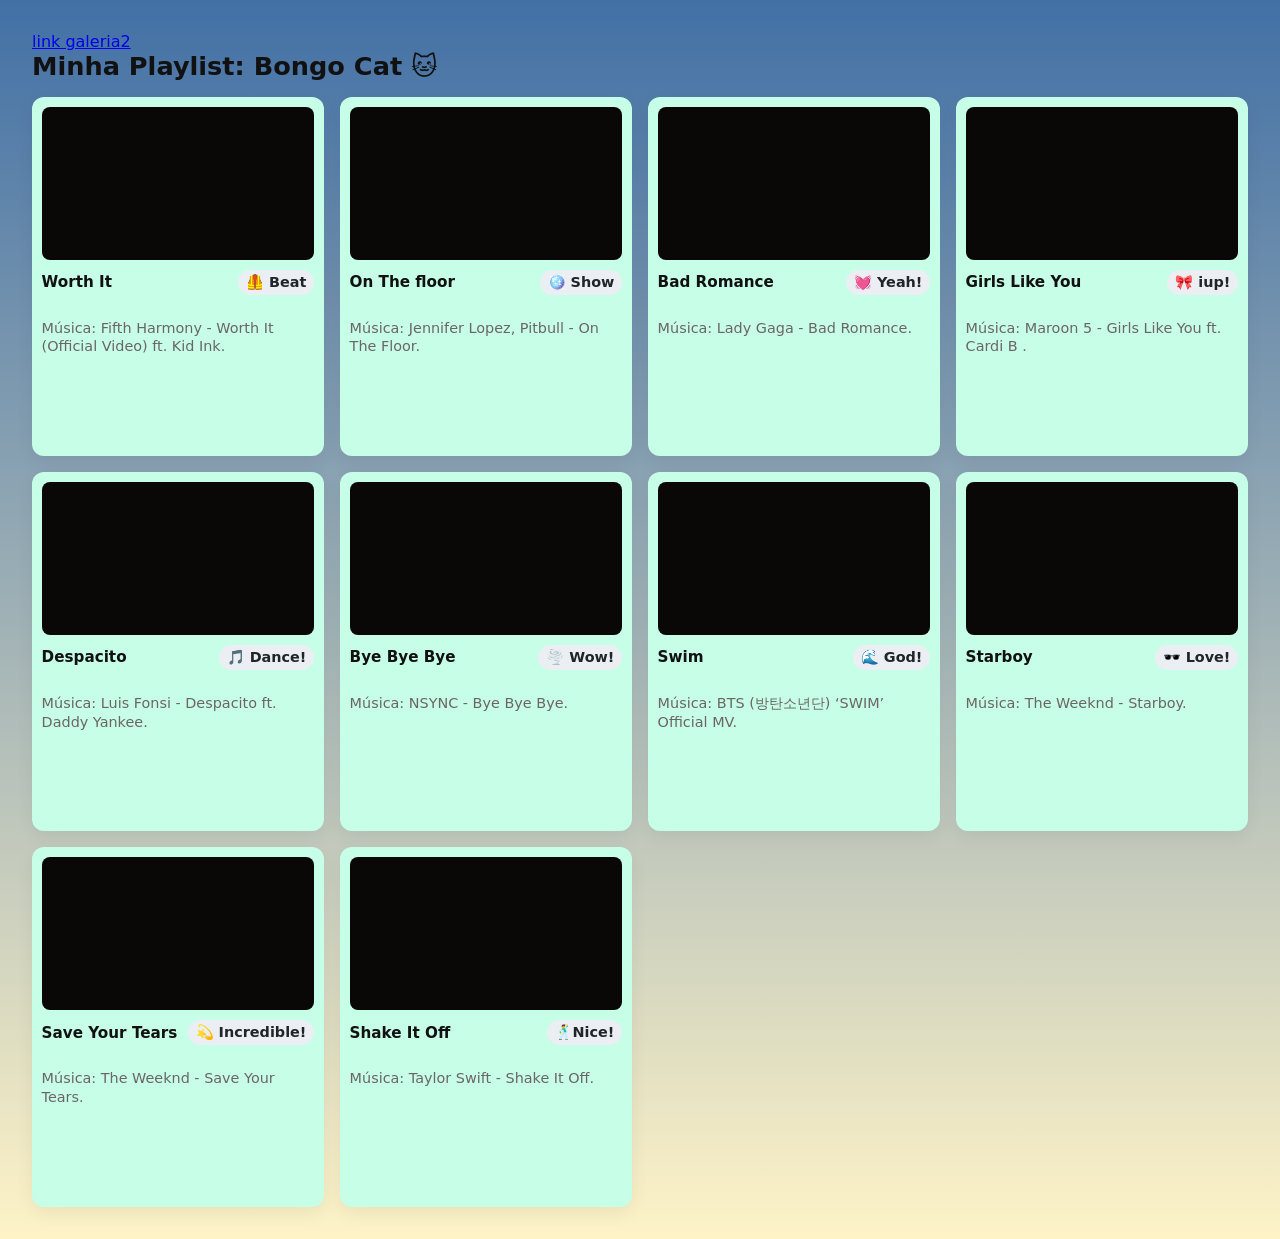
<file: index.html>
<!doctype html>
<html lang="pt-BR">
<head>
  <meta charset="utf-8" />
  <meta name="viewport" content="width=device-width,initial-scale=1" />
  <title>Galeria Bongo Cat</title>
  <link rel="stylesheet" href="style.css">
</head>
<body>
  <a href="./galeria2.html">link galeria2</a>
  <h1>Minha Playlist: Bongo Cat 🐱</h1>
  
  <section class="grid">
    
    <!-- EXEMPLO 1 -->
    <article class="card">
      <div class="video-wrap">
      <iframe width="560" height="315" src="https://www.youtube.com/embed/aaQK3oGiX_A?si=p0Fmu80kRm2DEtJD" title="YouTube video player" frameborder="0" allow="accelerometer; autoplay; clipboard-write; encrypted-media; gyroscope; picture-in-picture; web-share" referrerpolicy="strict-origin-when-cross-origin" allowfullscreen></iframe>
       </div>
      <div class="meta">
        <div class="title">Worth It</div>
        <div class="badge">🦺 Beat</div>
      </div>
     
      <p class="desc">Música: Fifth Harmony - Worth It (Official Video) ft. Kid Ink.</p>
    </article>

    <!-- EXEMPLO 2 -->
    <article class="card">
      <div class="video-wrap">
        <iframe width="560" height="315" src="https://www.youtube.com/embed/krPReKo4lQg?si=E6WmrHjz5CN4VSp4" title="YouTube video player" frameborder="0" allow="accelerometer; autoplay; clipboard-write; encrypted-media; gyroscope; picture-in-picture; web-share" referrerpolicy="strict-origin-when-cross-origin" allowfullscreen></iframe>
      </div>
      <div class="meta">
        <div class="title">On The floor</div>
        <div class="badge">🪩 Show</div>
      </div>
      <p class="desc">Música: Jennifer Lopez, Pitbull - On The Floor.</p>
    </article>

    <!-- EXEMPLO 3 -->
    <article class="card">
      <div class="video-wrap">
        <iframe width="560" height="315" src="https://www.youtube.com/embed/L9achtCtHnQ?si=jcAkrL8uNBGLQvNU" title="YouTube video player" frameborder="0" allow="accelerometer; autoplay; clipboard-write; encrypted-media; gyroscope; picture-in-picture; web-share" referrerpolicy="strict-origin-when-cross-origin" allowfullscreen></iframe>
      </div>
      <div class="meta">
        <div class="title">Bad Romance</div>
        <div class="badge">💓 Yeah!</div>
      </div>
      <p class="desc">Música: Lady Gaga - Bad Romance.</p>
    </article>

    <!-- EXEMPLO 4 -->
    <article class="card">
      <div class="video-wrap">
       <iframe width="560" height="315" src="https://www.youtube.com/embed/Nm7S2Z9MNq8?si=dmOwjjAKSpv-3YaI" title="YouTube video player" frameborder="0" allow="accelerometer; autoplay; clipboard-write; encrypted-media; gyroscope; picture-in-picture; web-share" referrerpolicy="strict-origin-when-cross-origin" allowfullscreen></iframe>
      </div>
      <div class="meta">
        <div class="title">Girls Like You</div>
        <div class="badge">🎀 iup!</div>
      </div>
      <p class="desc">Música: Maroon 5 - Girls Like You ft. Cardi B .</p>
    </article>

    <!-- EXEMPLO 5 -->
    <article class="card">
      <div class="video-wrap">
       <iframe width="560" height="315" src="https://www.youtube.com/embed/Zk21BzKQBGU?si=p8KzAFHKlR_L_JHY" title="YouTube video player" frameborder="0" allow="accelerometer; autoplay; clipboard-write; encrypted-media; gyroscope; picture-in-picture; web-share" referrerpolicy="strict-origin-when-cross-origin" allowfullscreen></iframe>
      </div>
      <div class="meta">
        <div class="title">Despacito</div>
        <div class="badge">🎵 Dance!</div>
      </div>
      <p class="desc">Música: Luis Fonsi - Despacito ft. Daddy Yankee.</p>
    </article>

    <!-- EXEMPLO 6 -->
    <article class="card">
      <div class="video-wrap">
       <iframe width="560" height="315" src="https://www.youtube.com/embed/Iik0py8C40A?si=O9UL6VgUshHeI1Jt" title="YouTube video player" frameborder="0" allow="accelerometer; autoplay; clipboard-write; encrypted-media; gyroscope; picture-in-picture; web-share" referrerpolicy="strict-origin-when-cross-origin" allowfullscreen></iframe>
      </div>
      <div class="meta">
        <div class="title">Bye Bye Bye</div>
        <div class="badge">🌪️ Wow!</div>
      </div>
      <p class="desc">Música: NSYNC - Bye Bye Bye.</p>
    </article>

    <!-- EXEMPLO 7 -->
    <article class="card">
      <div class="video-wrap">
      <iframe width="560" height="315" src="https://www.youtube.com/embed/GGaOXjyPffI?si=BN77kND0YC08ffJZ" title="YouTube video player" frameborder="0" allow="accelerometer; autoplay; clipboard-write; encrypted-media; gyroscope; picture-in-picture; web-share" referrerpolicy="strict-origin-when-cross-origin" allowfullscreen></iframe>
      </div>
      <div class="meta">
        <div class="title">Swim</div>
        <div class="badge">🌊 God!</div>
      </div>
      <p class="desc">Música: BTS (방탄소년단) ‘SWIM’ Official MV.</p>
    </article>

    <!-- EXEMPLO 8 -->
    <article class="card">
      <div class="video-wrap">
      <iframe width="560" height="315" src="https://www.youtube.com/embed/IUxJtkNE0M8?si=2Ft1dO-JBhW3vwF-" title="YouTube video player" frameborder="0" allow="accelerometer; autoplay; clipboard-write; encrypted-media; gyroscope; picture-in-picture; web-share" referrerpolicy="strict-origin-when-cross-origin" allowfullscreen></iframe>
      </div>
      <div class="meta">
        <div class="title">Starboy</div>
        <div class="badge">🕶️ Love!</div>
      </div>
      <p class="desc">Música: The Weeknd - Starboy.</p>
    </article>

    <!-- EXEMPLO 9-->
    <article class="card">
      <div class="video-wrap">
      <iframe width="560" height="315" src="https://www.youtube.com/embed/Tq1Q3kfPaY8?si=-3tdPP-qYKP08ogP" title="YouTube video player" frameborder="0" allow="accelerometer; autoplay; clipboard-write; encrypted-media; gyroscope; picture-in-picture; web-share" referrerpolicy="strict-origin-when-cross-origin" allowfullscreen></iframe>
      </div>
      <div class="meta">
        <div class="title">Save Your Tears</div>
        <div class="badge">💫 Incredible!</div>
      </div>
      <p class="desc">Música: The Weeknd - Save Your Tears.</p>
    </article>
    
    <!-- EXEMPLO 10-->
    <article class="card">
      <div class="video-wrap">
      <iframe width="560" height="315" src="https://www.youtube.com/embed/sP5V6pEACbI?si=omPxHNXtIV3T6h3O" title="YouTube video player" frameborder="0" allow="accelerometer; autoplay; clipboard-write; encrypted-media; gyroscope; picture-in-picture; web-share" referrerpolicy="strict-origin-when-cross-origin" allowfullscreen></iframe>
      </div>
      <div class="meta">
        <div class="title">Shake It Off</div>
        <div class="badge">🕺Nice!</div>
      </div>
      <p class="desc">Música: Taylor Swift - Shake It Off.</p>
    </article>

  </section>
</body>
</html>
</file>
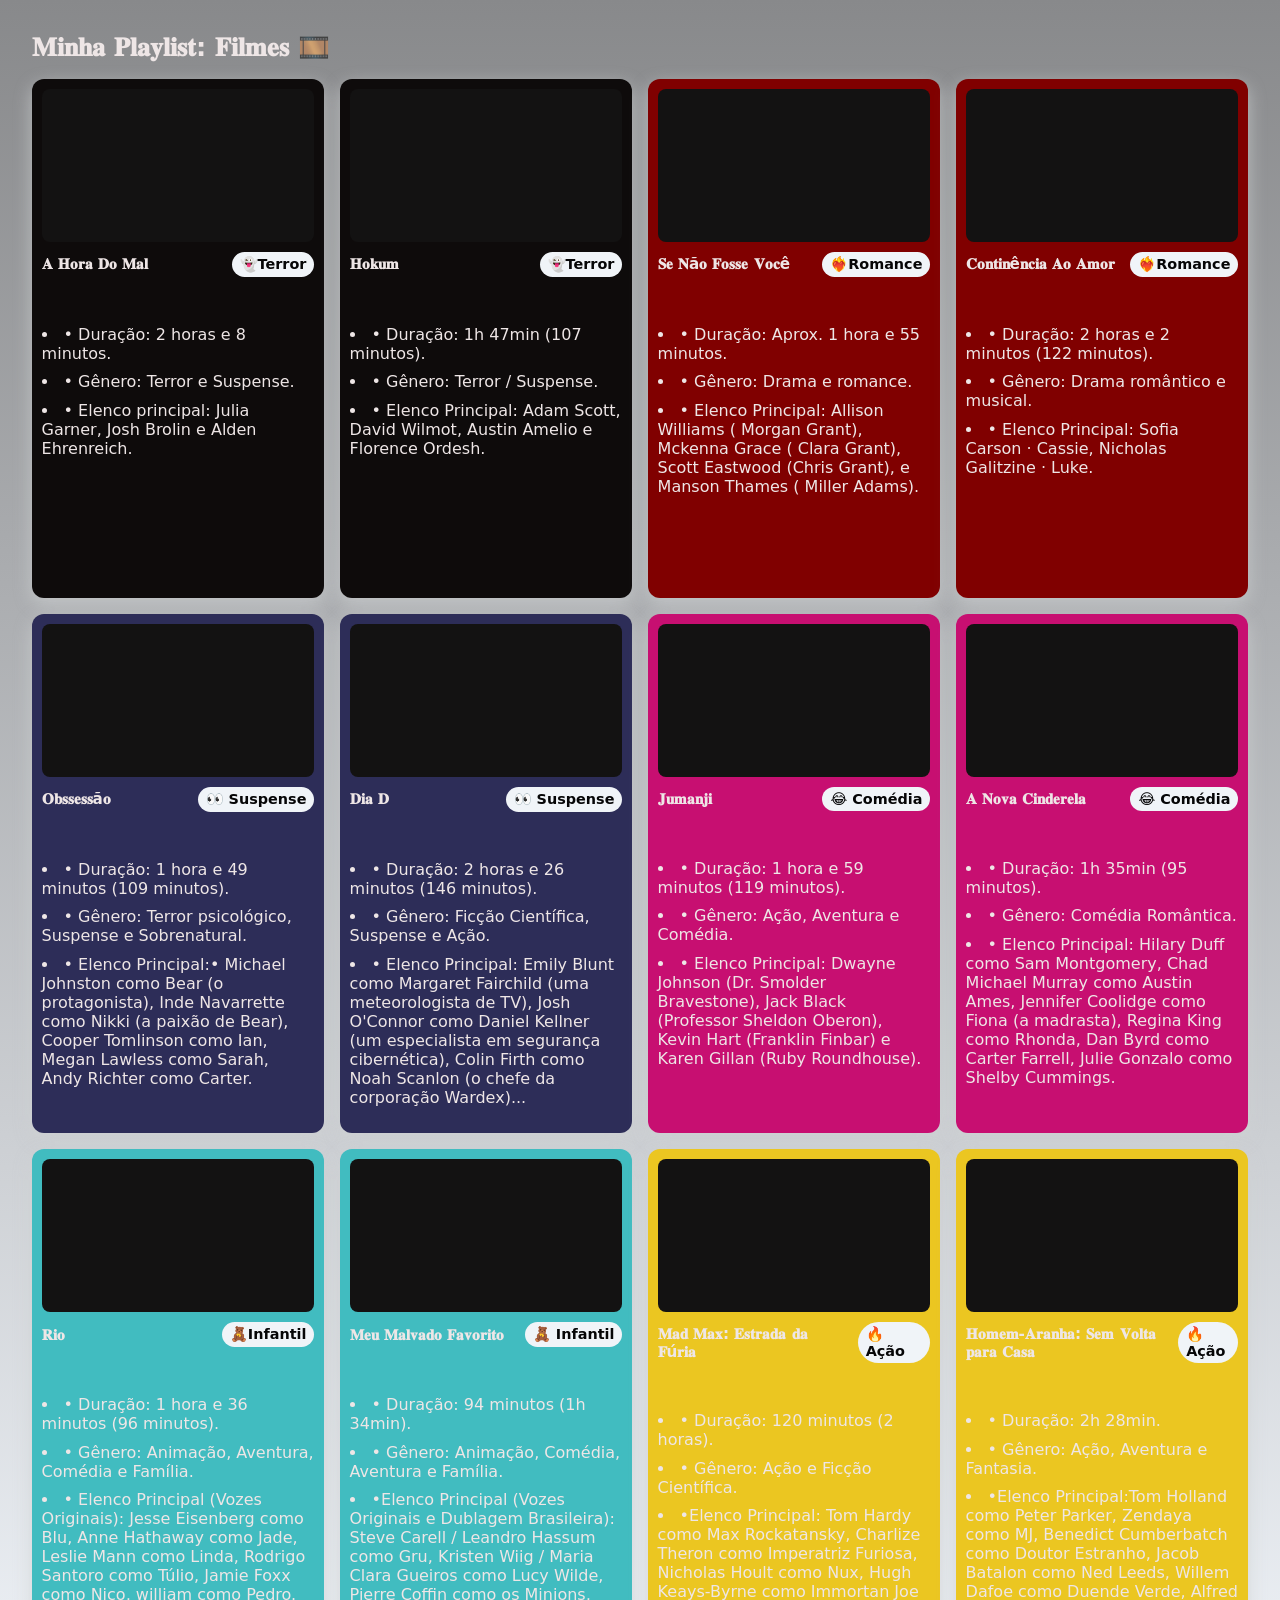
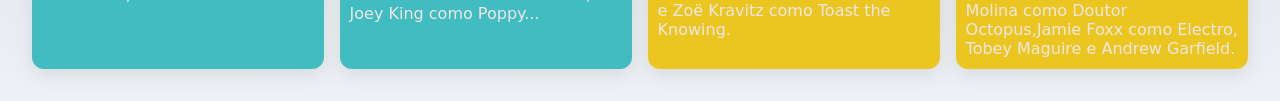
<file: galeria2.html>
<!doctype html>
<html lang="pt-BR">
<head>
  <meta charset="utf-8" />
  <meta name="viewport" content="width=device-width,initial-scale=1" />
  <title>Galeria Bongo Cat</title>
  <link rel="stylesheet" href="style2.css">
</head>
<body>
  <h1>𝐌𝐢𝐧𝐡𝐚 𝐏𝐥𝐚𝐲𝐥𝐢𝐬𝐭: 𝐅𝐢𝐥𝐦𝐞𝐬 🎞️</h1>
  
  <section class="grid">
    
    <!-- EXEMPLO 1 -->
    <article class="card terror">
      <div class="video-wrap">
        <iframe width="560" height="315" src="https://www.youtube.com/embed/_tchsUm0w_M?si=lUSmMqHdHg6Buxvi" title="YouTube video player" frameborder="0" allow="accelerometer; autoplay; clipboard-write; encrypted-media; gyroscope; picture-in-picture; web-share" referrerpolicy="strict-origin-when-cross-origin" allowfullscreen></iframe>
      </div>
      <div class="meta">
        <div class="title"> 𝐀 𝐇𝐨𝐫𝐚 𝐃𝐨 𝐌𝐚𝐥</div>
        <div class="badge">👻Terror</div>
      </div>
      <p class="desc"> <li>• Duração: 2 horas e 8 minutos.</li>
                       <li>• Gênero: Terror e Suspense.</li>
                       <li>• Elenco principal: Julia Garner, Josh Brolin e Alden Ehrenreich.</p></li>
    </article>

    <!-- EXEMPLO 2 -->
    <article class="card terror">
      <div class="video-wrap">
        <iframe width="560" height="315" src="https://www.youtube.com/embed/yLKlNlv4vvI?si=GByscv7Jr2Nr9px-" title="YouTube video player" frameborder="0" allow="accelerometer; autoplay; clipboard-write; encrypted-media; gyroscope; picture-in-picture; web-share" referrerpolicy="strict-origin-when-cross-origin" allowfullscreen></iframe>
      </div>
      <div class="meta">
        <div class="title"> 𝐇𝐨𝐤𝐮𝐦</div>
        <div class="badge">👻Terror</div>
      </div>
      <p class="desc"> <li>• Duração: 1h 47min (107 minutos).</li>
                       <li>• Gênero: Terror / Suspense.</li>
                       <li>• Elenco Principal: Adam Scott, David Wilmot, Austin Amelio e Florence Ordesh.</p></li>
    </article>

    <!-- EXEMPLO 3 -->
    <article class="card romance">
      <div class="video-wrap">
        <iframe width="560" height="315" src="https://www.youtube.com/embed/lmf0XFlD3-M?si=To_8fAioqGDi1XKF" title="YouTube video player" frameborder="0" allow="accelerometer; autoplay; clipboard-write; encrypted-media; gyroscope; picture-in-picture; web-share" referrerpolicy="strict-origin-when-cross-origin" allowfullscreen></iframe>
      </div>
      <div class="meta">
        <div class="title"> 𝐒𝐞 𝐍ã𝐨 𝐅𝐨𝐬𝐬𝐞 𝐕𝐨𝐜ê</div>
        <div class="badge">❤️‍🔥Romance</div>
      </div>
      <p class="desc"> <li>• Duração: Aprox. 1 hora e 55 minutos.</li>
                       <li>• Gênero: Drama e romance.</li>
                       <li>• Elenco Principal: Allison Williams ( Morgan Grant), Mckenna Grace ( Clara Grant), Scott Eastwood (Chris Grant), e Manson Thames ( Miller Adams).</p></li>
    </article>

    <!-- EXEMPLO 4 -->
    <article class="card romance">
      <div class="video-wrap">
        <iframe width="560" height="315" src="https://www.youtube.com/embed/WTLgg8oRSBE?si=UqxT-AQ-lOje7kwX" title="YouTube video player" frameborder="0" allow="accelerometer; autoplay; clipboard-write; encrypted-media; gyroscope; picture-in-picture; web-share" referrerpolicy="strict-origin-when-cross-origin" allowfullscreen></iframe>
      </div>
      <div class="meta">
        <div class="title"> 𝐂𝐨𝐧𝐭𝐢𝐧ê𝐧𝐜𝐢𝐚 𝐀𝐨 𝐀𝐦𝐨𝐫</div>
        <div class="badge">❤️‍🔥Romance</div>
      </div>
      <p class="desc"> <li>• Duração: 2 horas e 2 minutos (122 minutos).</li>
                       <li>• Gênero: Drama romântico e musical.</li>
                       <li>• Elenco Principal: Sofia Carson · Cassie, Nicholas Galitzine · Luke.</p></li>
    </article>

    <!-- EXEMPLO 5 -->
    <article class="card suspense">
      <div class="video-wrap">
        <iframe width="560" height="315" src="https://www.youtube.com/embed/OYueQyeNgOk?si=bNjqb4Cc9XA_5oQD" title="YouTube video player" frameborder="0" allow="accelerometer; autoplay; clipboard-write; encrypted-media; gyroscope; picture-in-picture; web-share" referrerpolicy="strict-origin-when-cross-origin" allowfullscreen></iframe>
      </div>
      <div class="meta">
        <div class="title">𝐎𝐛𝐬𝐬𝐞𝐬𝐬ã𝐨</div>
        <div class="badge">👀 Suspense</div>
      </div>
      <p class="desc"> <li>• Duração: 1 hora e 49 minutos (109 minutos).</li>
                       <li>• Gênero: Terror psicológico, Suspense e Sobrenatural.</li>
                       <li>• Elenco Principal:• Michael Johnston como Bear (o protagonista), Inde Navarrette como Nikki (a paixão de Bear), Cooper Tomlinson como Ian,  Megan Lawless como Sarah, Andy Richter como Carter.</p></li>
    </article>

    <!-- EXEMPLO 6 -->
    <article class="card suspense">
      <div class="video-wrap">
        <iframe width="560" height="315" src="https://www.youtube.com/embed/cuAQK4KZZO0?si=cbIvC28_RliayE7a" title="YouTube video player" frameborder="0" allow="accelerometer; autoplay; clipboard-write; encrypted-media; gyroscope; picture-in-picture; web-share" referrerpolicy="strict-origin-when-cross-origin" allowfullscreen></iframe>
      </div>
      <div class="meta">
        <div class="title"> 𝐃𝐢𝐚 𝐃</div>
        <div class="badge">👀 Suspense</div>
      </div>
      <p class="desc"> <li>• Duração: 2 horas e 26 minutos (146 minutos).</li>
                       <li>• Gênero: Ficção Científica, Suspense e Ação.</li>
                       <li>• Elenco Principal: Emily Blunt como Margaret Fairchild (uma meteorologista de TV), Josh O'Connor como Daniel Kellner (um especialista em segurança cibernética), Colin Firth como Noah Scanlon (o chefe da corporação Wardex)...</p></li>
    </article>

    <!-- EXEMPLO 7 -->
    <article class="card comedia">
      <div class="video-wrap">
        <iframe width="560" height="315" src="https://www.youtube.com/embed/CYc9CXGu9BI?si=E3e-jsje8lQ975eZ&amp;start=6" title="YouTube video player" frameborder="0" allow="accelerometer; autoplay; clipboard-write; encrypted-media; gyroscope; picture-in-picture; web-share" referrerpolicy="strict-origin-when-cross-origin" allowfullscreen></iframe>
      </div>
      <div class="meta">
        <div class="title">𝐉𝐮𝐦𝐚𝐧𝐣𝐢</div>
        <div class="badge">😂 Comédia</div>
      </div>
      <p class="desc"> <li>• Duração: 1 hora e 59 minutos (119 minutos).</li>
                       <li>• Gênero: Ação, Aventura e Comédia.</li>
                       <li>• Elenco Principal: Dwayne Johnson (Dr. Smolder Bravestone), Jack Black (Professor Sheldon Oberon), Kevin Hart (Franklin Finbar) e Karen Gillan (Ruby Roundhouse).</p></li>
    </article>

    <!-- EXEMPLO 8 -->
    <article class="card comedia">
      <div class="video-wrap">
        <iframe width="560" height="315" src="https://www.youtube.com/embed/B_VFs9j95gc?si=gO1gCDy97R6djfp6&amp;start=6" title="YouTube video player" frameborder="0" allow="accelerometer; autoplay; clipboard-write; encrypted-media; gyroscope; picture-in-picture; web-share" referrerpolicy="strict-origin-when-cross-origin" allowfullscreen></iframe>
      </div>
      <div class="meta">
        <div class="title"> 𝐀 𝐍𝐨𝐯𝐚 𝐂𝐢𝐧𝐝𝐞𝐫𝐞𝐥𝐚</div>
        <div class="badge">😂 Comédia</div>
      </div>
      <p class="desc"> <li>• Duração: 1h 35min (95 minutos).</li>
                       <li>• Gênero: Comédia Romântica.</li>
                       <li>• Elenco Principal: Hilary Duff como Sam Montgomery, Chad Michael Murray como Austin Ames, Jennifer Coolidge como Fiona (a madrasta), Regina King como Rhonda, Dan Byrd como Carter Farrell, Julie Gonzalo como Shelby Cummings.</p></li>
    </article>

    <!-- EXEMPLO 9 -->
    <article class="card infantil">
      <div class="video-wrap">
        <iframe width="560" height="315" src="https://www.youtube.com/embed/d37-kpW5Koo?si=rzhOXjuxsxHUUMAw&amp;start=6" title="YouTube video player" frameborder="0" allow="accelerometer; autoplay; clipboard-write; encrypted-media; gyroscope; picture-in-picture; web-share" referrerpolicy="strict-origin-when-cross-origin" allowfullscreen></iframe>
      </div>
      <div class="meta">
        <div class="title"> 𝐑𝐢𝐨</div>
        <div class="badge">🧸Infantil</div>
      </div>
      <p class="desc"> <li>• Duração: 1 hora e 36 minutos (96 minutos).</li>
                       <li>• Gênero: Animação, Aventura, Comédia e Família.</li>
                       <li>• Elenco Principal (Vozes Originais): Jesse Eisenberg como Blu, Anne Hathaway como Jade, Leslie Mann como Linda, Rodrigo Santoro como Túlio, Jamie Foxx como Nico, william como Pedro.</p></li>
    </article>

    <!-- EXEMPLO 10 -->
    <article class="card infantil">
      <div class="video-wrap">
        <iframe width="560" height="315" src="https://www.youtube.com/embed/seSIJf5mhPE?si=BXR_rKiI-ZKNmwSE&amp;start=6" title="YouTube video player" frameborder="0" allow="accelerometer; autoplay; clipboard-write; encrypted-media; gyroscope; picture-in-picture; web-share" referrerpolicy="strict-origin-when-cross-origin" allowfullscreen></iframe>
        </div>
      <div class="meta">
        <div class="title">𝐌𝐞𝐮 𝐌𝐚𝐥𝐯𝐚𝐝𝐨 𝐅𝐚𝐯𝐨𝐫𝐢𝐭𝐨</div>
        <div class="badge">🧸 Infantil</div>
      </div>
      <p class="desc"> <li>• Duração: 94 minutos (1h 34min).</li>
                       <li>• Gênero: Animação, Comédia, Aventura e Família.</li>
                       <li>•Elenco Principal (Vozes Originais e Dublagem Brasileira): Steve Carell / Leandro Hassum como Gru, Kristen Wiig / Maria Clara Gueiros como Lucy Wilde, Pierre Coffin como os Minions, Joey King como Poppy... </p></li>
    </article>

    <!-- EXEMPLO 11 -->
    <article class="card ação">
      <div class="video-wrap">
        <iframe width="560" height="315" src="https://www.youtube.com/embed/cNQGfWtaKLI?si=YWrZs-IQndDAAUCe" title="YouTube video player" frameborder="0" allow="accelerometer; autoplay; clipboard-write; encrypted-media; gyroscope; picture-in-picture; web-share" referrerpolicy="strict-origin-when-cross-origin" allowfullscreen></iframe>
        </div>
      <div class="meta">
        <div class="title">𝐌𝐚𝐝 𝐌𝐚𝐱: 𝐄𝐬𝐭𝐫𝐚𝐝𝐚 𝐝𝐚 𝐅ú𝐫𝐢𝐚</div>
        <div class="badge">🔥Ação</div>
      </div>
      <p class="desc"> <li>• Duração: 120 minutos (2 horas).</li>
                       <li>• Gênero: Ação e Ficção Científica.</li>
                       <li>•Elenco Principal:  Tom Hardy como Max Rockatansky, Charlize Theron como Imperatriz Furiosa, Nicholas Hoult como Nux, Hugh Keays-Byrne como Immortan Joe e Zoë Kravitz como Toast the Knowing.</p></li>
    </article>

    <!-- EXEMPLO 12 -->
    <article class="card ação">
      <div class="video-wrap">
        <iframe width="560" height="315" src="https://www.youtube.com/embed/CyiiEJRZjSU?si=q60-GL17GC1_jsdv" title="YouTube video player" frameborder="0" allow="accelerometer; autoplay; clipboard-write; encrypted-media; gyroscope; picture-in-picture; web-share" referrerpolicy="strict-origin-when-cross-origin" allowfullscreen></iframe>
        </div>
      <div class="meta">
        <div class="title">𝐇𝐨𝐦𝐞𝐦-𝐀𝐫𝐚𝐧𝐡𝐚: 𝐒𝐞𝐦 𝐕𝐨𝐥𝐭𝐚 𝐩𝐚𝐫𝐚 𝐂𝐚𝐬𝐚</div>
        <div class="badge">🔥Ação</div>
      </div>
      <p class="desc"> <li>• Duração: 2h 28min.</li>
                       <li>• Gênero: Ação, Aventura e Fantasia.</li>
                       <li>•Elenco Principal:Tom Holland como Peter Parker, Zendaya como MJ, Benedict Cumberbatch como Doutor Estranho, Jacob Batalon como Ned Leeds, Willem Dafoe como Duende Verde, Alfred Molina como Doutor Octopus,Jamie Foxx como Electro, Tobey Maguire e Andrew Garfield.
.</p></li>
    </article>





  </section>
</body>
</html>
</file>
<file: style.css>
:root{
  --gap: 1rem;
  --card-bg:#c7fee7; 
  --radius: 12px;
}
body{
  font-family: system-ui, -apple-system, sans-serif;
  background: linear-gradient(180deg,#4270a5,#FEF3C7);
  margin: 0;
  padding: 2rem;
  color: #111;
}

h1{ margin: 0 0 1rem 0; font-size: 1.6rem; }

.grid{
  display: grid;
  grid-template-columns: repeat(auto-fit, minmax(260px, 1fr));
  gap: var(--gap);
  align-items: start;
}

.card{
  background: var(--card-bg);
  border-radius: var(--radius);
  padding: 0.6rem;
  box-shadow: 0 6px 18px rgba(16, 18, 22, 0.06);
  transition: transform .18s ease;
  display: flex;
  flex-direction: column;
  gap: .6rem;
  height: 340px;
}
.card:hover{
  transform: translateY(-6px);
  box-shadow: 0 12px 30px rgba(18, 22, 31, 0.12);
}

.video-wrap{
  position: relative;
  width: 100%;
  padding-top: 56.25%; /* Mantém proporção 16:9 */
  border-radius: calc(var(--radius) - 4px);
  overflow: hidden;
  background: #0a0707;
}
/* O CSS abaixo garante que o iframe colado ocupe todo o espaço */
.video-wrap iframe{
  position: absolute;
  inset: 0;
  width: 100%;
  height: 100%;
  border: 0;
}

.meta{
  display:flex;
  justify-content: space-between;
  align-items: center;
  gap: .5rem;
  font-size: .95rem;
}
.title{ font-weight: 600; }

.desc{
  font-size: .9rem;
  color: #6b6565;
  line-height: 1.3;
}

.badge{
  background: #ebeff3;
  padding: .25rem .5rem;
  border-radius: 999px;
  font-size: 0.9rem;
  font-weight: 600;
  color: #212429;
}
</file>
<file: style2.css>
:root{
  --gap: 1rem;
  --card-bg: #ffffff;
  --radius: 12px;
}
body{
  font-family: system-ui, -apple-system, sans-serif;
  background: linear-gradient(180deg,#88898b,#eef2f7);
  margin: 0;
  padding: 2rem;
  color: #eee6e6;
}

h1{ margin: 0 0 1rem 0; font-size: 1.6rem; }

.grid{
  display: grid;
  grid-template-columns: repeat(auto-fit, minmax(260px, 1fr));
  gap: var(--gap);
  align-items: start;
}

.card{
  background: var(--card-bg);
  border-radius: var(--radius);
  padding: 0.6rem;
  box-shadow: 0 6px 18px rgba(207, 209, 211, 0.699);
  transition: transform .18s ease;
  display: flex;
  flex-direction: column;
  gap: .6rem;
  height: 500px;
}
.card:hover{
  transform: translateY(-6px);
  box-shadow: 0 12px 30px rgba(15,20,30,0.12);
}

.video-wrap{
  position: relative;
  width: 100%;
  padding-top: 56.25%; /* Mantém proporção 16:9 */
  border-radius: calc(var(--radius) - 4px);
  overflow: hidden;
  background: #131212;
}
/* O CSS abaixo garante que o iframe colado ocupe todo o espaço */
.video-wrap iframe{
  position: absolute;
  inset: 0;
  width: 100%;
  height: 100%;
  border: 0;
}

.meta{
  display:flex;
  justify-content: space-between;
  align-items: center;
  gap: .5rem;
  font-size: .95rem;
}
.title{ font-weight: 600; }

.desc{
  font-size: .9rem;
  color: #f0e8e8;
  line-height: 1.3;
}

.badge{
  background: #f0f4f8;
  padding: .25rem .5rem;
  border-radius: 999px;
  font-size: 0.9rem;
  font-weight: 600;
  color: #060607;
}
                
.terror{
    background-color: rgb(14, 11, 11);
}

.romance{
    background-color: maroon;
}

.suspense{
    background-color: rgb(45, 45, 88);
}

.comedia{
    background-color: rgb(199, 15, 113) ;
}

.infantil{
    background-color: rgb(65, 188, 192);
}

.ação{
    background-color: rgb(235, 198, 33);
}
</file>
